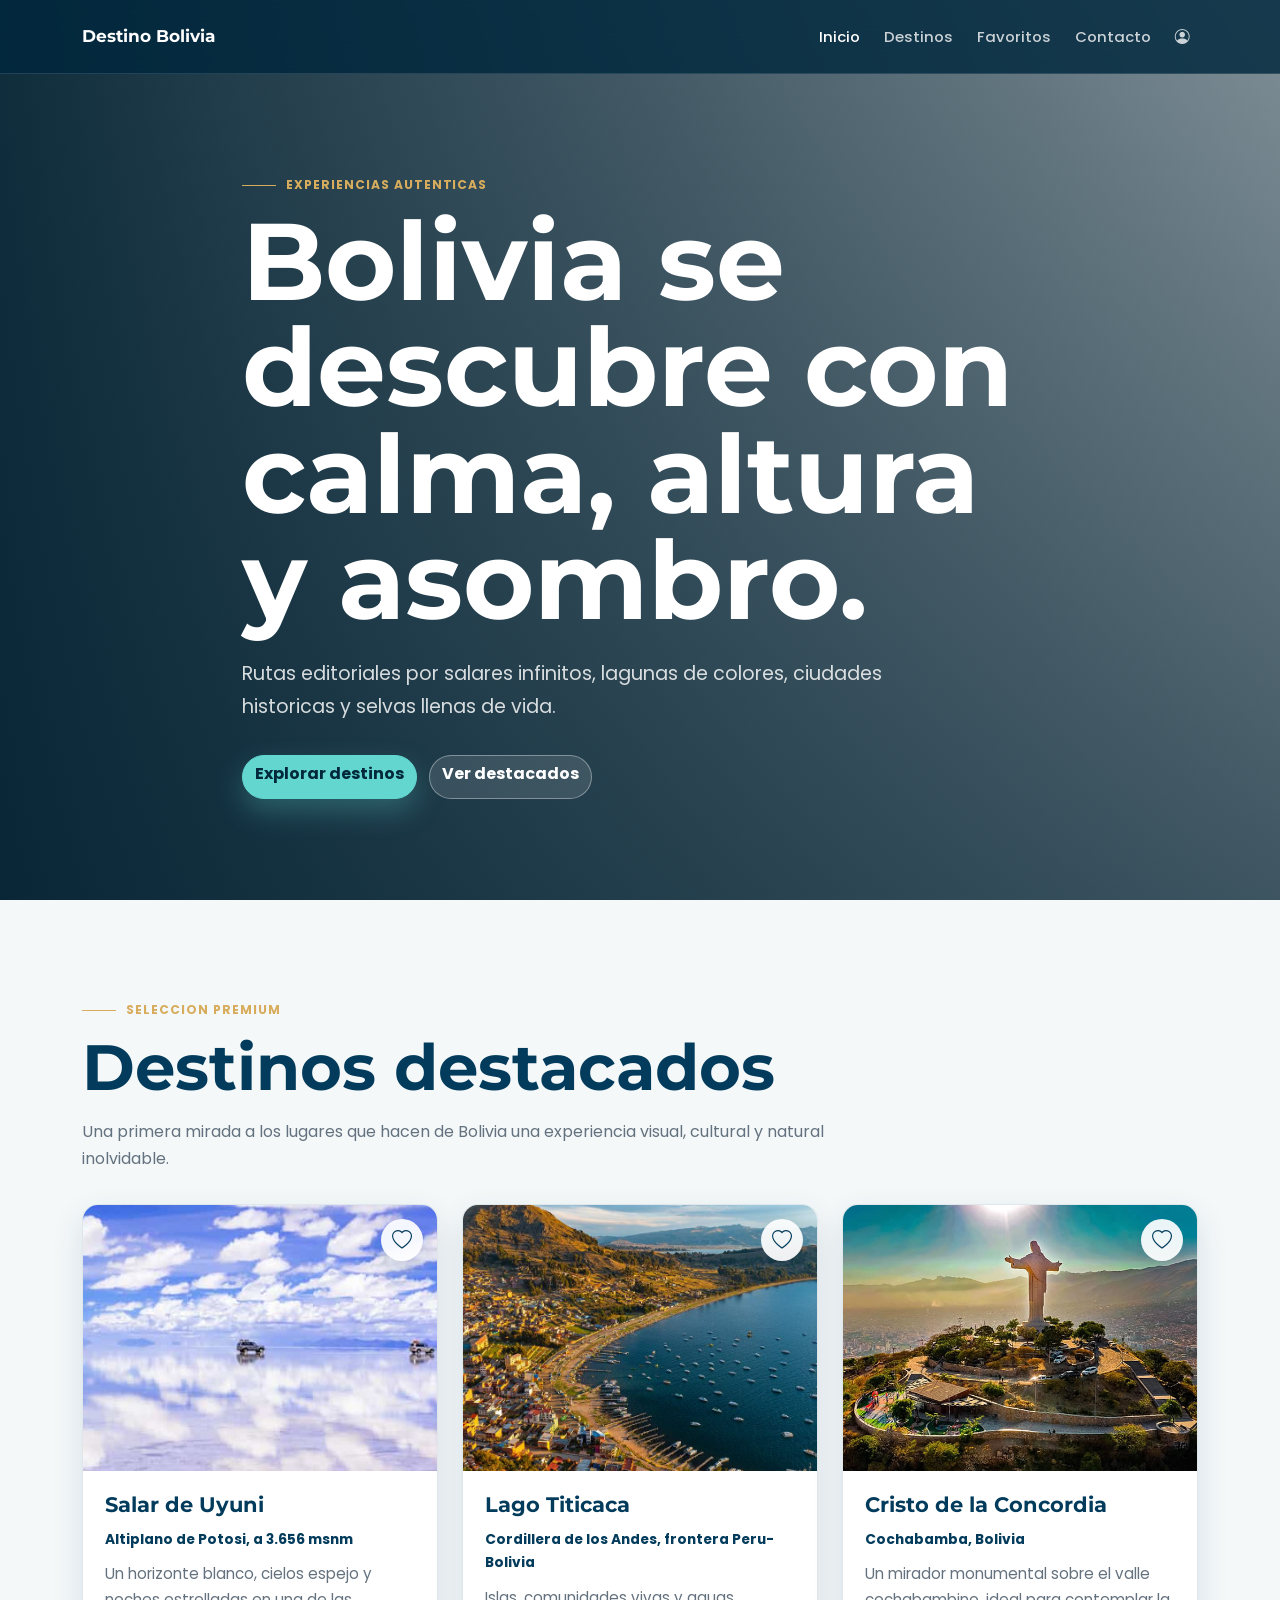
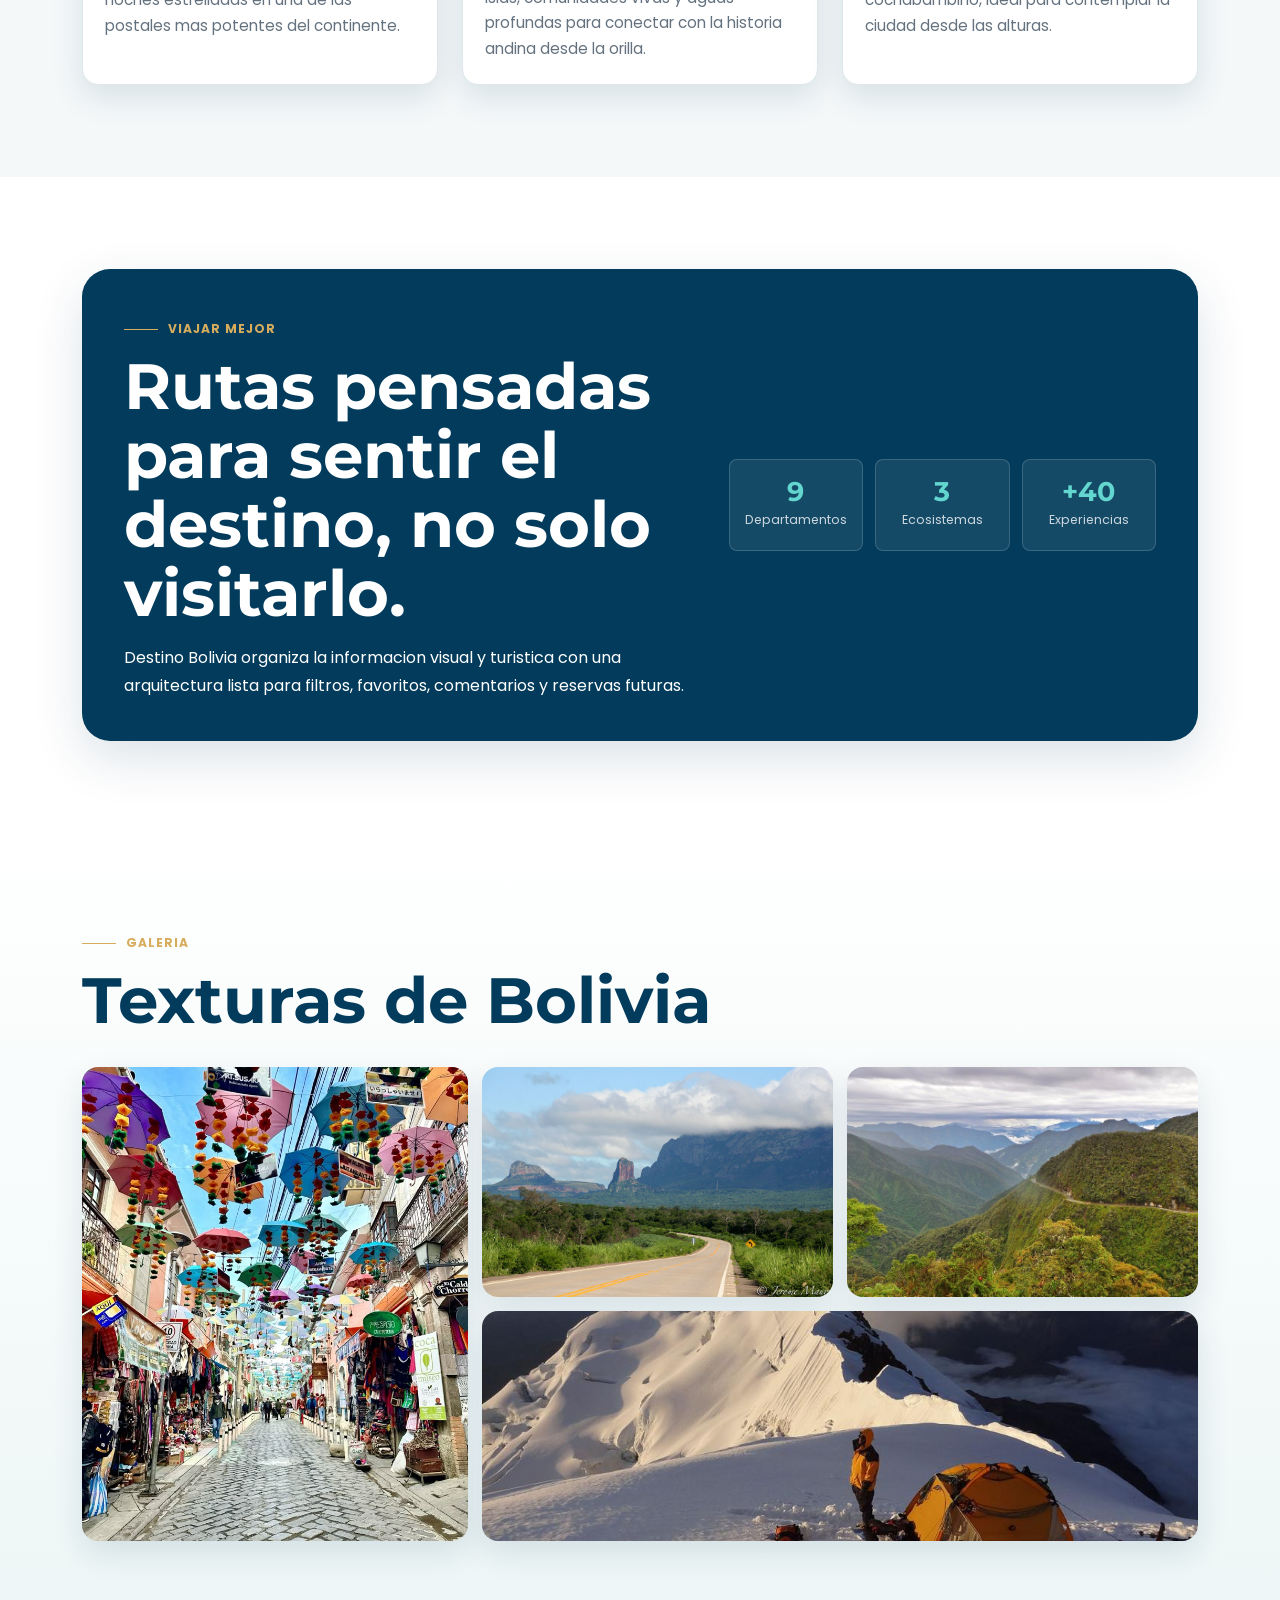
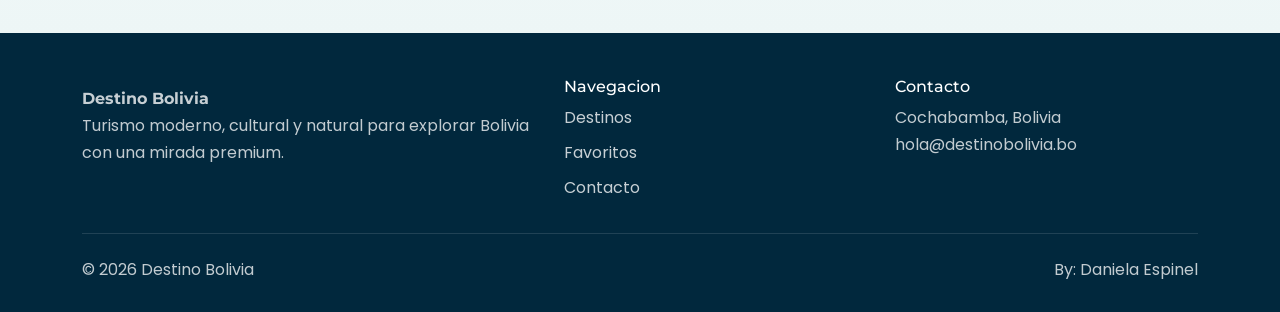
<file: index.html>
<!DOCTYPE html>
<html lang="es">
<head>
  <meta charset="UTF-8">
  <meta name="viewport" content="width=device-width, initial-scale=1.0">
  <meta name="description" content="Destino Bolivia: experiencias turisticas premium por los paisajes, cultura y aventura de Bolivia.">
  <title>Destino Bolivia | Turismo premium</title>
  <link rel="preconnect" href="https://fonts.googleapis.com">
  <link rel="preconnect" href="https://fonts.gstatic.com" crossorigin>
  <link href="https://fonts.googleapis.com/css2?family=Montserrat:wght@500;600;700&family=Poppins:wght@300;400;500;600;700&display=swap" rel="stylesheet">
  <link href="https://cdn.jsdelivr.net/npm/bootstrap@5.3.3/dist/css/bootstrap.min.css" rel="stylesheet">
  <link href="https://cdn.jsdelivr.net/npm/bootstrap-icons@1.11.3/font/bootstrap-icons.min.css" rel="stylesheet">
  <link rel="stylesheet" href="css/style.css">
  <link rel="stylesheet" href="css/animations.css">
  <link rel="stylesheet" href="css/responsive.css">
</head>
<body>
  <header class="site-header">
    <nav class="navbar navbar-expand-lg navbar-dark site-nav fixed-top" data-bs-theme="dark">
      <div class="container">
        <a class="navbar-brand site-nav__brand" href="index.html">Destino Bolivia</a>
        <button class="navbar-toggler site-nav__toggle" type="button" data-bs-toggle="collapse" data-bs-target="#mainNavbar" aria-controls="mainNavbar" aria-expanded="false" aria-label="Abrir navegacion">
          <span class="navbar-toggler-icon"></span>
        </button>
        <div class="collapse navbar-collapse site-nav__menu" id="mainNavbar">
          <ul class="navbar-nav ms-auto align-items-lg-center gap-lg-2">
            <li class="nav-item"><a class="nav-link" href="index.html">Inicio</a></li>
            <li class="nav-item"><a class="nav-link" href="destinos.html">Destinos</a></li>
            <li class="nav-item"><a class="nav-link" href="favoritos.html">Favoritos</a></li>
            <li class="nav-item"><a class="nav-link" href="contacto.html">Contacto</a></li>
            <li class="nav-item">
              <button class="nav-link nav-user-button js-login-trigger" type="button" data-bs-toggle="modal" data-bs-target="#loginModal" aria-label="Iniciar sesion">
                <i class="bi bi-person-circle" aria-hidden="true"></i>
              </button>
            </li>
          </ul>
        </div>
      </div>
    </nav>
  </header>

  <main>
    <section class="hero hero--home">
      <div class="hero__media" role="img" aria-label="Salar de Uyuni durante el atardecer"></div>
      <div class="hero__overlay"></div>
      <div class="container hero__content reveal-up">
        <span class="section-kicker">Experiencias autenticas</span>
        <h1 class="hero__title">Bolivia se descubre con calma, altura y asombro.</h1>
        <p class="hero__text">Rutas editoriales por salares infinitos, lagunas de colores, ciudades historicas y selvas llenas de vida.</p>
        <div class="hero__actions">
          <a href="destinos.html" class="btn btn-brand">Explorar destinos</a>
          <a href="#destacados" class="btn btn-glass">Ver destacados</a>
        </div>
      </div>
    </section>

    <section class="section section--soft" id="destacados">
      <div class="container">
        <div class="section__header">
          <span class="section-kicker">Seleccion premium</span>
          <h2 class="section__title">Destinos destacados</h2>
          <p class="section__lead">Una primera mirada a los lugares que hacen de Bolivia una experiencia visual, cultural y natural inolvidable.</p>
        </div>
        <div class="row g-4">
          <div class="col-12 col-md-6 col-xl-4">
            <article class="destination-card">
              <img class="destination-card__image" src="img/destinos/salar-de-uyuni.jpg" alt="Salar de Uyuni">
              <div class="destination-card__body">
                <div class="destination-card__header">
                  <h3 class="destination-card__title">Salar de Uyuni</h3>
                  <button class="btn-icon js-favorite" type="button" data-destination-id="salar-uyuni" data-destination-name="Salar de Uyuni" aria-label="Agregar Salar de Uyuni a favoritos" aria-pressed="false">
                    <i class="bi bi-heart" aria-hidden="true"></i>
                  </button>
                </div>
                <p class="destination-card__location">Altiplano de Potosi, a 3.656 msnm</p>
                <p class="destination-card__text">Un horizonte blanco, cielos espejo y noches estrelladas en una de las postales mas potentes del continente.</p>
              </div>
            </article>
          </div>
          <div class="col-12 col-md-6 col-xl-4">
            <article class="destination-card">
              <img class="destination-card__image" src="img/destinos/lago-titicaca.jpg" alt="Lago Titicaca">
              <div class="destination-card__body">
                <div class="destination-card__header">
                  <h3 class="destination-card__title">Lago Titicaca</h3>
                  <button class="btn-icon js-favorite" type="button" data-destination-id="lago-titicaca" data-destination-name="Lago Titicaca" aria-label="Agregar Lago Titicaca a favoritos" aria-pressed="false">
                    <i class="bi bi-heart" aria-hidden="true"></i>
                  </button>
                </div>
                <p class="destination-card__location">Cordillera de los Andes, frontera Peru-Bolivia</p>
                <p class="destination-card__text">Islas, comunidades vivas y aguas profundas para conectar con la historia andina desde la orilla.</p>
              </div>
            </article>
          </div>
          <div class="col-12 col-md-6 col-xl-4">
            <article class="destination-card">
              <img class="destination-card__image" src="img/destinos/cristo-de-la-concordia.jpg" alt="Cristo de la Concordia">
              <div class="destination-card__body">
                <div class="destination-card__header">
                  <h3 class="destination-card__title">Cristo de la Concordia</h3>
                  <button class="btn-icon js-favorite" type="button" data-destination-id="cristo-concordia" data-destination-name="Cristo de la Concordia" aria-label="Agregar Cristo de la Concordia a favoritos" aria-pressed="false">
                    <i class="bi bi-heart" aria-hidden="true"></i>
                  </button>
                </div>
                <p class="destination-card__location">Cochabamba, Bolivia</p>
                <p class="destination-card__text">Un mirador monumental sobre el valle cochabambino, ideal para contemplar la ciudad desde las alturas.</p>
              </div>
            </article>
          </div>
        </div>
      </div>
    </section>

    <section class="section">
      <div class="container">
        <div class="info-band">
          <div class="info-band__content">
            <span class="section-kicker">Viajar mejor</span>
            <h2 class="section__title">Rutas pensadas para sentir el destino, no solo visitarlo.</h2>
            <p class="section__lead">Destino Bolivia organiza la informacion visual y turistica con una arquitectura lista para filtros, favoritos, comentarios y reservas futuras.</p>
          </div>
          <div class="info-band__stats">
            <div class="stat-item">
              <strong>9</strong>
              <span>Departamentos</span>
            </div>
            <div class="stat-item">
              <strong>3</strong>
              <span>Ecosistemas</span>
            </div>
            <div class="stat-item">
              <strong>+40</strong>
              <span>Experiencias</span>
            </div>
          </div>
        </div>
      </div>
    </section>

    <section class="section section--gallery">
      <div class="container">
        <div class="section__header">
          <span class="section-kicker">Galeria</span>
          <h2 class="section__title">Texturas de Bolivia</h2>
        </div>
        <div class="gallery-grid">
          <img class="gallery-grid__item gallery-grid__item--tall" src="img/destinos/mercado-andino-colorido.jpg" alt="Mercado andino colorido">
          <img class="gallery-grid__item" src="img/destinos/paisaje-natural-turisitico.jpg" alt="Paisaje natural turistico">
          <img class="gallery-grid__item" src="img/destinos/montañas-y-ruta-escenica.jpg" alt="Montanas y ruta escenica">
          <img class="gallery-grid__item gallery-grid__item--wide" src="img/destinos/viaje-en-carretera-panoramica.jpg" alt="Viaje en carretera panoramica">
        </div>
      </div>
    </section>
  </main>

  <div class="modal fade" id="loginModal" tabindex="-1" aria-labelledby="loginModalLabel" aria-hidden="true">
    <div class="modal-dialog modal-dialog-centered">
      <div class="modal-content">
        <div class="modal-header">
          <h2 class="modal-title fs-5" id="loginModalLabel">Iniciar Sesión</h2>
          <button type="button" class="btn-close" data-bs-dismiss="modal" aria-label="Cerrar"></button>
        </div>
        <form class="modal-body">
          <div class="mb-3">
            <label class="form-label" for="loginUserIndex">Nombre de usuario</label>
            <input class="form-control" type="text" id="loginUserIndex" name="usuario" autocomplete="username" required>
          </div>
          <div>
            <label class="form-label" for="loginPasswordIndex">Contraseña</label>
            <input class="form-control" type="password" id="loginPasswordIndex" name="password" autocomplete="current-password" required>
          </div>
        </form>
        <div class="modal-footer">
          <button type="button" class="btn btn-outline-brand" data-bs-dismiss="modal">Cancelar</button>
          <button type="button" class="btn btn-brand" data-bs-dismiss="modal">Ingresar</button>
        </div>
      </div>
    </div>
  </div>

  <footer class="site-footer">
    <div class="container">
      <div class="site-footer__grid">
        <div>
          <a class="site-footer__brand" href="index.html">Destino Bolivia</a>
          <p>Turismo moderno, cultural y natural para explorar Bolivia con una mirada premium.</p>
        </div>
        <div>
          <h3>Navegacion</h3>
          <a href="destinos.html">Destinos</a>
          <a href="favoritos.html">Favoritos</a>
          <a href="contacto.html">Contacto</a>
        </div>
        <div>
          <h3>Contacto</h3>
          <p>Cochabamba, Bolivia<br>hola@destinobolivia.bo</p>
        </div>
      </div>
      <div class="site-footer__bottom">
        <span>&copy; 2026 Destino Bolivia</span>
        <span>By: Daniela Espinel</span>
      </div>
    </div>
  </footer>

  <script src="https://cdn.jsdelivr.net/npm/bootstrap@5.3.3/dist/js/bootstrap.bundle.min.js"></script>
  <script src="js/data.js"></script>
  <script src="js/app.js"></script>
  <script src="js/favoritos.js"></script>
</body>
</html>
</file>
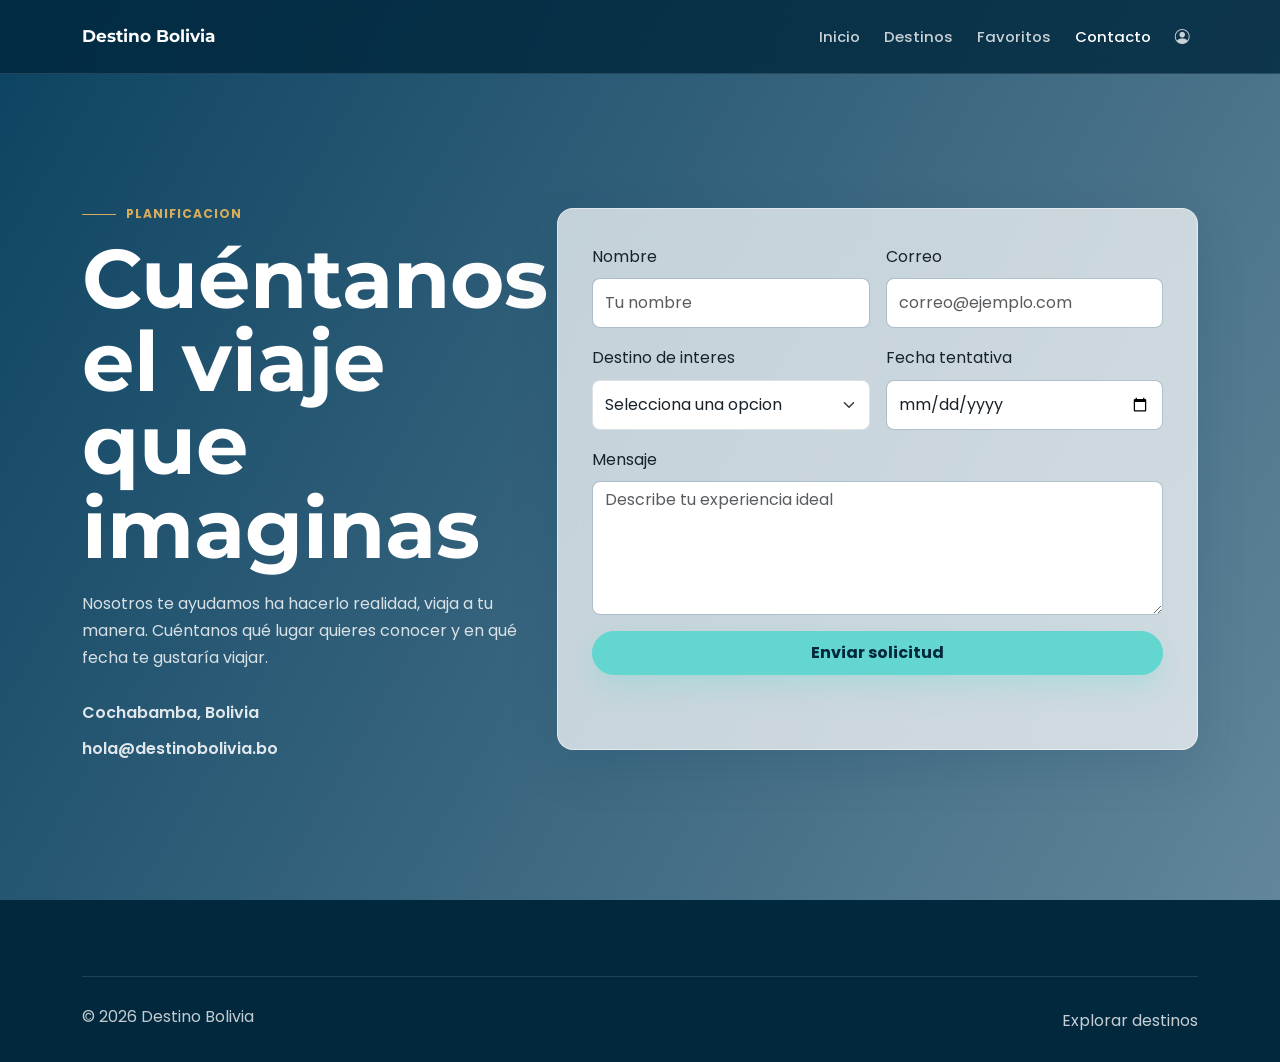
<file: contacto.html>
<!DOCTYPE html>
<html lang="es">
<head>
  <meta charset="UTF-8">
  <meta name="viewport" content="width=device-width, initial-scale=1.0">
  <meta name="description" content="Formulario de contacto de Destino Bolivia.">
  <title>Contacto | Destino Bolivia</title>
  <link rel="preconnect" href="https://fonts.googleapis.com">
  <link rel="preconnect" href="https://fonts.gstatic.com" crossorigin>
  <link href="https://fonts.googleapis.com/css2?family=Montserrat:wght@500;600;700&family=Poppins:wght@300;400;500;600;700&display=swap" rel="stylesheet">
  <link href="https://cdn.jsdelivr.net/npm/bootstrap@5.3.3/dist/css/bootstrap.min.css" rel="stylesheet">
  <link href="https://cdn.jsdelivr.net/npm/bootstrap-icons@1.11.3/font/bootstrap-icons.min.css" rel="stylesheet">
  <link rel="stylesheet" href="css/style.css">
  <link rel="stylesheet" href="css/animations.css">
  <link rel="stylesheet" href="css/responsive.css">
</head>
<body>
  <header class="site-header">
    <nav class="navbar navbar-expand-lg navbar-dark site-nav fixed-top" data-bs-theme="dark">
      <div class="container">
        <a class="navbar-brand site-nav__brand" href="index.html">Destino Bolivia</a>
        <button class="navbar-toggler site-nav__toggle" type="button" data-bs-toggle="collapse" data-bs-target="#mainNavbar" aria-controls="mainNavbar" aria-expanded="false" aria-label="Abrir navegacion">
          <span class="navbar-toggler-icon"></span>
        </button>
        <div class="collapse navbar-collapse site-nav__menu" id="mainNavbar">
          <ul class="navbar-nav ms-auto align-items-lg-center gap-lg-2">
            <li class="nav-item"><a class="nav-link" href="index.html">Inicio</a></li>
            <li class="nav-item"><a class="nav-link" href="destinos.html">Destinos</a></li>
            <li class="nav-item"><a class="nav-link" href="favoritos.html">Favoritos</a></li>
            <li class="nav-item"><a class="nav-link" href="contacto.html">Contacto</a></li>
            <li class="nav-item">
              <button class="nav-link nav-user-button js-login-trigger" type="button" data-bs-toggle="modal" data-bs-target="#loginModal" aria-label="Iniciar sesion">
                <i class="bi bi-person-circle" aria-hidden="true"></i>
              </button>
            </li>
          </ul>
        </div>
      </div>
    </nav>
  </header>

  <main>
    <section class="contact-page">
      <div class="container">
        <div class="row g-4 align-items-center">
          <div class="col-12 col-lg-5">
            <div class="contact-page__intro">
              <span class="section-kicker">Planificacion</span>
              <h1>Cuéntanos el viaje que imaginas</h1>
              <p>Nosotros te ayudamos ha hacerlo realidad, viaja a tu manera. Cuéntanos qué lugar quieres conocer y en qué fecha te gustaría viajar.</p>
              <div class="contact-page__meta">
                <span>Cochabamba, Bolivia</span>
                <span>hola@destinobolivia.bo</span>
              </div>
            </div>
          </div>
          <div class="col-12 col-lg-7">
            <form class="contact-form glass-panel" id="contactForm" novalidate>
              <div class="row g-3">
                <div class="col-12 col-md-6">
                  <label class="form-label" for="nombre">Nombre</label>
                  <input class="form-control" type="text" id="nombre" name="nombre" placeholder="Tu nombre" required>
                </div>
                <div class="col-12 col-md-6">
                  <label class="form-label" for="email">Correo</label>
                  <input class="form-control" type="email" id="email" name="email" placeholder="correo@ejemplo.com" required>
                </div>
                <div class="col-12 col-md-6">
                  <label class="form-label" for="destino">Destino de interes</label>
                  <select class="form-select" id="destino" name="destino" required>
                    <option value="">Selecciona una opcion</option>
                    <option>Salar de Uyuni</option>
                    <option>Cristo de la Concordia</option>
                    <option>Parque Nacional Madidi</option>
                    <option>Lago Titicaca</option>
                    <option>Toro Toro</option>
                    <option>Fuerte de Samaipata</option>
                  </select>
                </div>
                <div class="col-12 col-md-6">
                  <label class="form-label" for="fecha">Fecha tentativa</label>
                  <input class="form-control" type="date" id="fecha" name="fecha">
                </div>
                <div class="col-12">
                  <label class="form-label" for="mensaje">Mensaje</label>
                  <textarea class="form-control" id="mensaje" name="mensaje" rows="5" placeholder="Describe tu experiencia ideal"></textarea>
                </div>
                <div class="col-12">
                  <button class="btn btn-brand w-100" type="submit">Enviar solicitud</button>
                </div>
              </div>
              <p class="contact-form__status" id="formStatus" aria-live="polite"></p>
            </form>
          </div>
        </div>
      </div>
    </section>
  </main>

  <div class="modal fade" id="loginModal" tabindex="-1" aria-labelledby="loginModalLabel" aria-hidden="true">
    <div class="modal-dialog modal-dialog-centered">
      <div class="modal-content">
        <div class="modal-header">
          <h2 class="modal-title fs-5" id="loginModalLabel">Iniciar Sesión</h2>
          <button type="button" class="btn-close" data-bs-dismiss="modal" aria-label="Cerrar"></button>
        </div>
        <form class="modal-body">
          <div class="mb-3">
            <label class="form-label" for="loginUserContacto">Nombre de usuario</label>
            <input class="form-control" type="text" id="loginUserContacto" name="usuario" autocomplete="username" required>
          </div>
          <div>
            <label class="form-label" for="loginPasswordContacto">Contraseña</label>
            <input class="form-control" type="password" id="loginPasswordContacto" name="password" autocomplete="current-password" required>
          </div>
        </form>
        <div class="modal-footer">
          <button type="button" class="btn btn-outline-brand" data-bs-dismiss="modal">Cancelar</button>
          <button type="button" class="btn btn-brand" data-bs-dismiss="modal">Ingresar</button>
        </div>
      </div>
    </div>
  </div>

  <footer class="site-footer">
    <div class="container">
      <div class="site-footer__bottom">
        <span>&copy; 2026 Destino Bolivia</span>
        <a href="destinos.html">Explorar destinos</a>
      </div>
    </div>
  </footer>

  <script src="https://cdn.jsdelivr.net/npm/bootstrap@5.3.3/dist/js/bootstrap.bundle.min.js"></script>
  <script src="js/app.js"></script>
  <script src="js/formulario.js"></script>
</body>
</html>
</file>
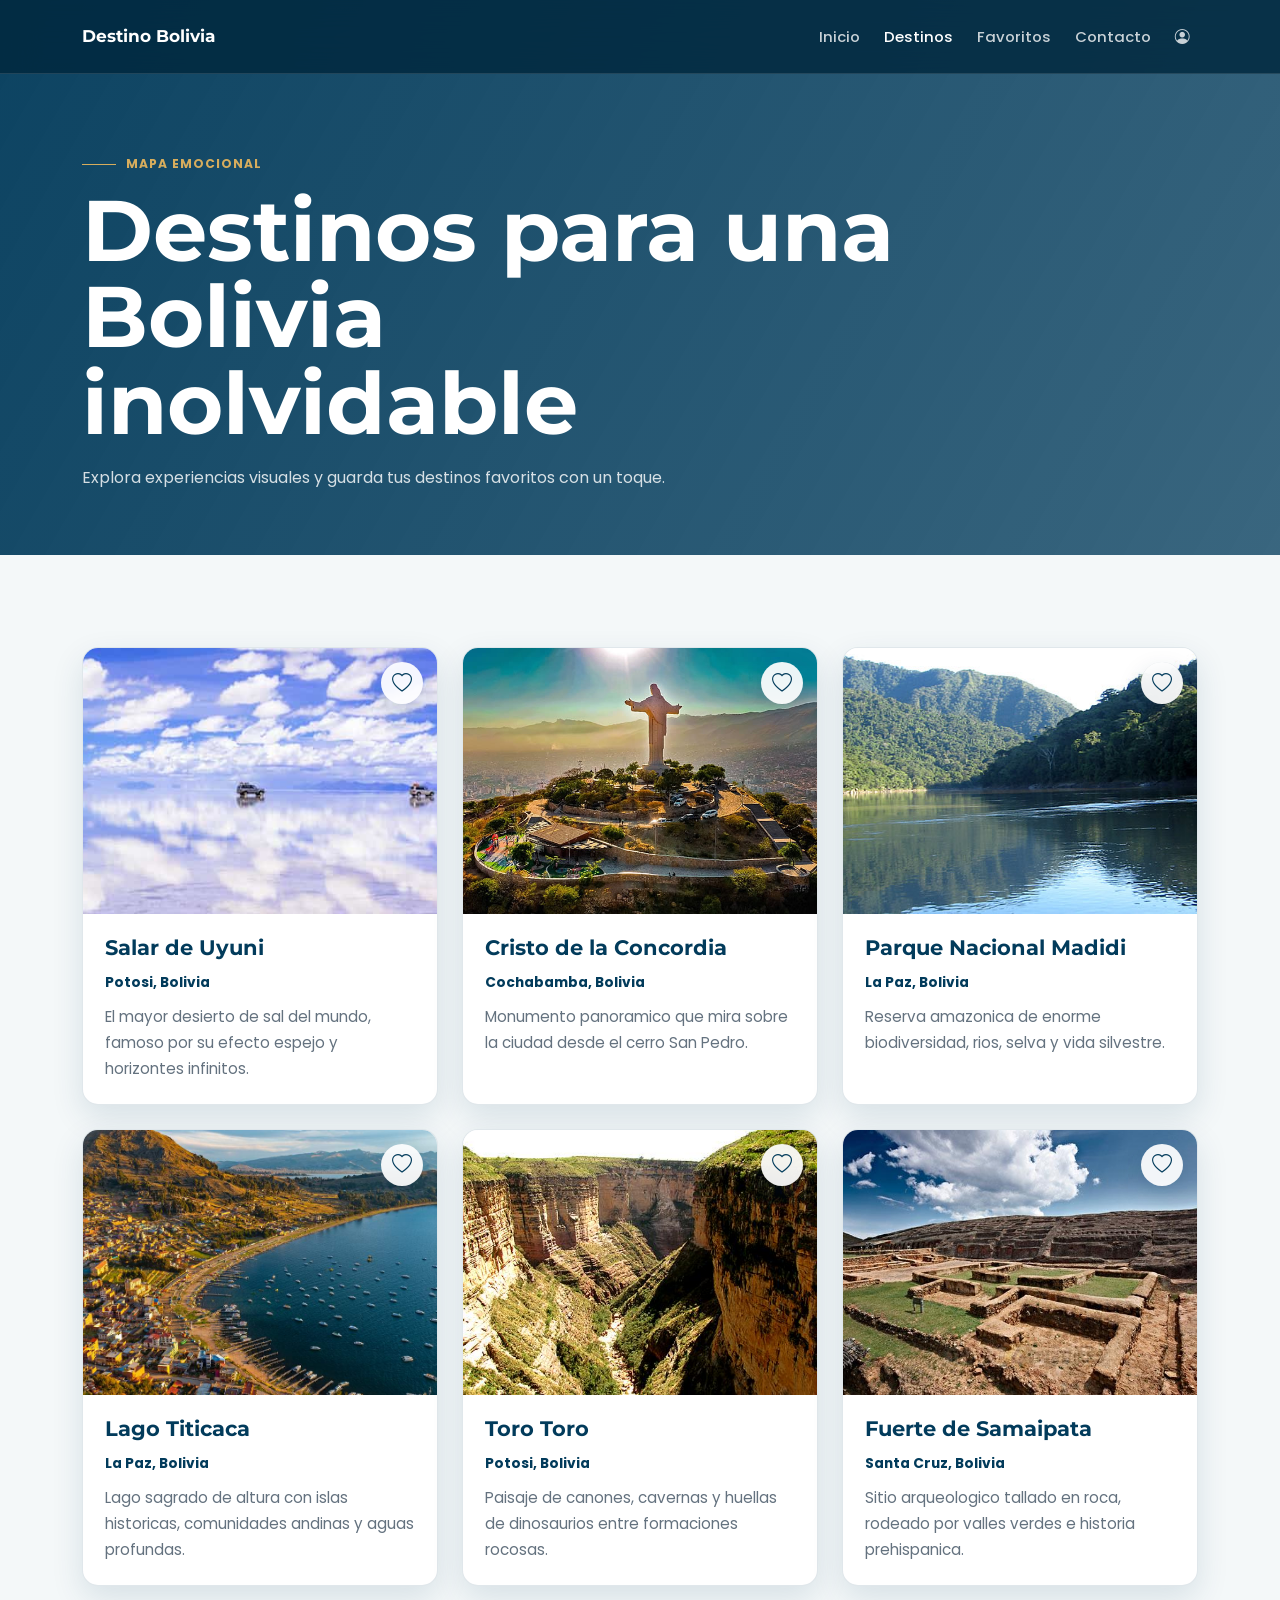
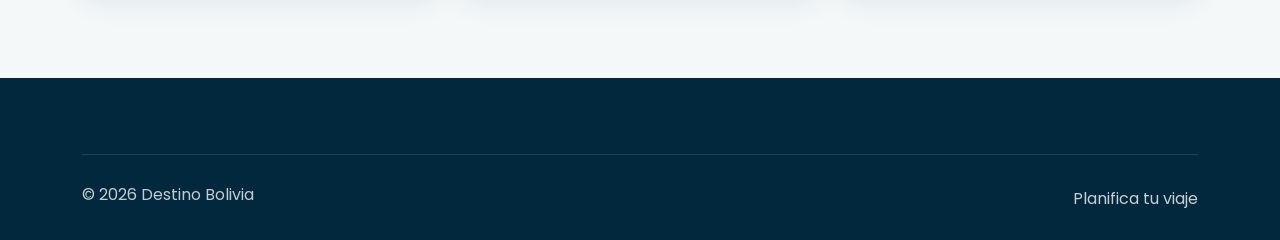
<file: destinos.html>
<!DOCTYPE html>
<html lang="es">
<head>
  <meta charset="UTF-8">
  <meta name="viewport" content="width=device-width, initial-scale=1.0">
  <meta name="description" content="Grid responsive de destinos turisticos en Bolivia.">
  <title>Destinos | Destino Bolivia</title>
  <link rel="preconnect" href="https://fonts.googleapis.com">
  <link rel="preconnect" href="https://fonts.gstatic.com" crossorigin>
  <link href="https://fonts.googleapis.com/css2?family=Montserrat:wght@500;600;700&family=Poppins:wght@300;400;500;600;700&display=swap" rel="stylesheet">
  <link href="https://cdn.jsdelivr.net/npm/bootstrap@5.3.3/dist/css/bootstrap.min.css" rel="stylesheet">
  <link href="https://cdn.jsdelivr.net/npm/bootstrap-icons@1.11.3/font/bootstrap-icons.min.css" rel="stylesheet">
  <link rel="stylesheet" href="css/style.css">
  <link rel="stylesheet" href="css/animations.css">
  <link rel="stylesheet" href="css/responsive.css">
</head>
<body>
  <header class="site-header">
    <nav class="navbar navbar-expand-lg navbar-dark site-nav fixed-top" data-bs-theme="dark">
      <div class="container">
        <a class="navbar-brand site-nav__brand" href="index.html">Destino Bolivia</a>
        <button class="navbar-toggler site-nav__toggle" type="button" data-bs-toggle="collapse" data-bs-target="#mainNavbar" aria-controls="mainNavbar" aria-expanded="false" aria-label="Abrir navegacion">
          <span class="navbar-toggler-icon"></span>
        </button>
        <div class="collapse navbar-collapse site-nav__menu" id="mainNavbar">
          <ul class="navbar-nav ms-auto align-items-lg-center gap-lg-2">
            <li class="nav-item"><a class="nav-link" href="index.html">Inicio</a></li>
            <li class="nav-item"><a class="nav-link" href="destinos.html">Destinos</a></li>
            <li class="nav-item"><a class="nav-link" href="favoritos.html">Favoritos</a></li>
            <li class="nav-item"><a class="nav-link" href="contacto.html">Contacto</a></li>
            <li class="nav-item">
              <button class="nav-link nav-user-button js-login-trigger" type="button" data-bs-toggle="modal" data-bs-target="#loginModal" aria-label="Iniciar sesion">
                <i class="bi bi-person-circle" aria-hidden="true"></i>
              </button>
            </li>
          </ul>
        </div>
      </div>
    </nav>
  </header>

  <main>
    <section class="page-hero page-hero--destinations">
      <div class="container">
        <span class="section-kicker">Mapa emocional</span>
        <h1 class="page-hero__title">Destinos para una Bolivia inolvidable</h1>
        <p class="page-hero__text">Explora experiencias visuales y guarda tus destinos favoritos con un toque.</p>
      </div>
    </section>

    <section class="section section--soft">
      <div class="container">
        <div class="row g-4">
          <div class="col-12 col-sm-6 col-xl-4">
            <article class="destination-card" data-destination-id="salar-uyuni">
              <button class="btn-icon js-favorite" type="button" data-destination-id="salar-uyuni" data-destination-name="Salar de Uyuni" aria-label="Agregar Salar de Uyuni a favoritos" aria-pressed="false">
                <i class="bi bi-heart" aria-hidden="true"></i>
              </button>
              <img class="destination-card__image" src="img/destinos/salar-de-uyuni.jpg" alt="Salar de Uyuni">
              <div class="destination-card__body">
                <h2 class="destination-card__title">Salar de Uyuni</h2>
                <p class="destination-card__location">Potosi, Bolivia</p>
                <p class="destination-card__text">El mayor desierto de sal del mundo, famoso por su efecto espejo y horizontes infinitos.</p>
              </div>
            </article>
          </div>

          <div class="col-12 col-sm-6 col-xl-4">
            <article class="destination-card" data-destination-id="cristo-concordia">
              <button class="btn-icon js-favorite" type="button" data-destination-id="cristo-concordia" data-destination-name="Cristo de la Concordia" aria-label="Agregar Cristo de la Concordia a favoritos" aria-pressed="false">
                <i class="bi bi-heart" aria-hidden="true"></i>
              </button>
              <img class="destination-card__image" src="img/destinos/cristo-de-la-concordia.jpg" alt="Cristo de la Concordia">
              <div class="destination-card__body">
                <h2 class="destination-card__title">Cristo de la Concordia</h2>
                <p class="destination-card__location">Cochabamba, Bolivia</p>
                <p class="destination-card__text">Monumento panoramico que mira sobre la ciudad desde el cerro San Pedro.</p>
              </div>
            </article>
          </div>

          <div class="col-12 col-sm-6 col-xl-4">
            <article class="destination-card" data-destination-id="parque-madidi">
              <button class="btn-icon js-favorite" type="button" data-destination-id="parque-madidi" data-destination-name="Parque Nacional Madidi" aria-label="Agregar Parque Nacional Madidi a favoritos" aria-pressed="false">
                <i class="bi bi-heart" aria-hidden="true"></i>
              </button>
              <img class="destination-card__image" src="img/destinos/parque-nacional-madidi.jpg" alt="Parque Nacional Madidi">
              <div class="destination-card__body">
                <h2 class="destination-card__title">Parque Nacional Madidi</h2>
                <p class="destination-card__location">La Paz, Bolivia</p>
                <p class="destination-card__text">Reserva amazonica de enorme biodiversidad, rios, selva y vida silvestre.</p>
              </div>
            </article>
          </div>

          <div class="col-12 col-sm-6 col-xl-4">
            <article class="destination-card" data-destination-id="lago-titicaca">
              <button class="btn-icon js-favorite" type="button" data-destination-id="lago-titicaca" data-destination-name="Lago Titicaca" aria-label="Agregar Lago Titicaca a favoritos" aria-pressed="false">
                <i class="bi bi-heart" aria-hidden="true"></i>
              </button>
              <img class="destination-card__image" src="img/destinos/lago-titicaca.jpg" alt="Lago Titicaca">
              <div class="destination-card__body">
                <h2 class="destination-card__title">Lago Titicaca</h2>
                <p class="destination-card__location">La Paz, Bolivia</p>
                <p class="destination-card__text">Lago sagrado de altura con islas historicas, comunidades andinas y aguas profundas.</p>
              </div>
            </article>
          </div>

          <div class="col-12 col-sm-6 col-xl-4">
            <article class="destination-card" data-destination-id="toro-toro">
              <button class="btn-icon js-favorite" type="button" data-destination-id="toro-toro" data-destination-name="Toro Toro" aria-label="Agregar Toro Toro a favoritos" aria-pressed="false">
                <i class="bi bi-heart" aria-hidden="true"></i>
              </button>
              <img class="destination-card__image" src="img/destinos/toro-toro.jpg" alt="Toro Toro">
              <div class="destination-card__body">
                <h2 class="destination-card__title">Toro Toro</h2>
                <p class="destination-card__location">Potosi, Bolivia</p>
                <p class="destination-card__text">Paisaje de canones, cavernas y huellas de dinosaurios entre formaciones rocosas.</p>
              </div>
            </article>
          </div>

          <div class="col-12 col-sm-6 col-xl-4">
            <article class="destination-card" data-destination-id="fuerte-samaipata">
              <button class="btn-icon js-favorite" type="button" data-destination-id="fuerte-samaipata" data-destination-name="Fuerte de Samaipata" aria-label="Agregar Fuerte de Samaipata a favoritos" aria-pressed="false">
                <i class="bi bi-heart" aria-hidden="true"></i>
              </button>
              <img class="destination-card__image" src="img/destinos/fuerte-de-samaipata.jpg" alt="Fuerte de Samaipata">
              <div class="destination-card__body">
                <h2 class="destination-card__title">Fuerte de Samaipata</h2>
                <p class="destination-card__location">Santa Cruz, Bolivia</p>
                <p class="destination-card__text">Sitio arqueologico tallado en roca, rodeado por valles verdes e historia prehispanica.</p>
              </div>
            </article>
          </div>
        </div>
      </div>
    </section>

  </main>

  <div class="modal fade" id="loginModal" tabindex="-1" aria-labelledby="loginModalLabel" aria-hidden="true">
    <div class="modal-dialog modal-dialog-centered">
      <div class="modal-content">
        <div class="modal-header">
          <h2 class="modal-title fs-5" id="loginModalLabel">Iniciar Sesión</h2>
          <button type="button" class="btn-close" data-bs-dismiss="modal" aria-label="Cerrar"></button>
        </div>
        <form class="modal-body">
          <div class="mb-3">
            <label class="form-label" for="loginUserDestinos">Nombre de usuario</label>
            <input class="form-control" type="text" id="loginUserDestinos" name="usuario" autocomplete="username" required>
          </div>
          <div>
            <label class="form-label" for="loginPasswordDestinos">Contraseña</label>
            <input class="form-control" type="password" id="loginPasswordDestinos" name="password" autocomplete="current-password" required>
          </div>
        </form>
        <div class="modal-footer">
          <button type="button" class="btn btn-outline-brand" data-bs-dismiss="modal">Cancelar</button>
          <button type="button" class="btn btn-brand" data-bs-dismiss="modal">Ingresar</button>
        </div>
      </div>
    </div>
  </div>

  <footer class="site-footer">
    <div class="container">
      <div class="site-footer__bottom">
        <span>&copy; 2026 Destino Bolivia</span>
        <a href="contacto.html">Planifica tu viaje</a>
      </div>
    </div>
  </footer>

  <script src="https://cdn.jsdelivr.net/npm/bootstrap@5.3.3/dist/js/bootstrap.bundle.min.js"></script>
  <script src="js/data.js"></script>
  <script src="js/app.js"></script>
  <script src="js/favoritos.js"></script>
</body>
</html>
</file>
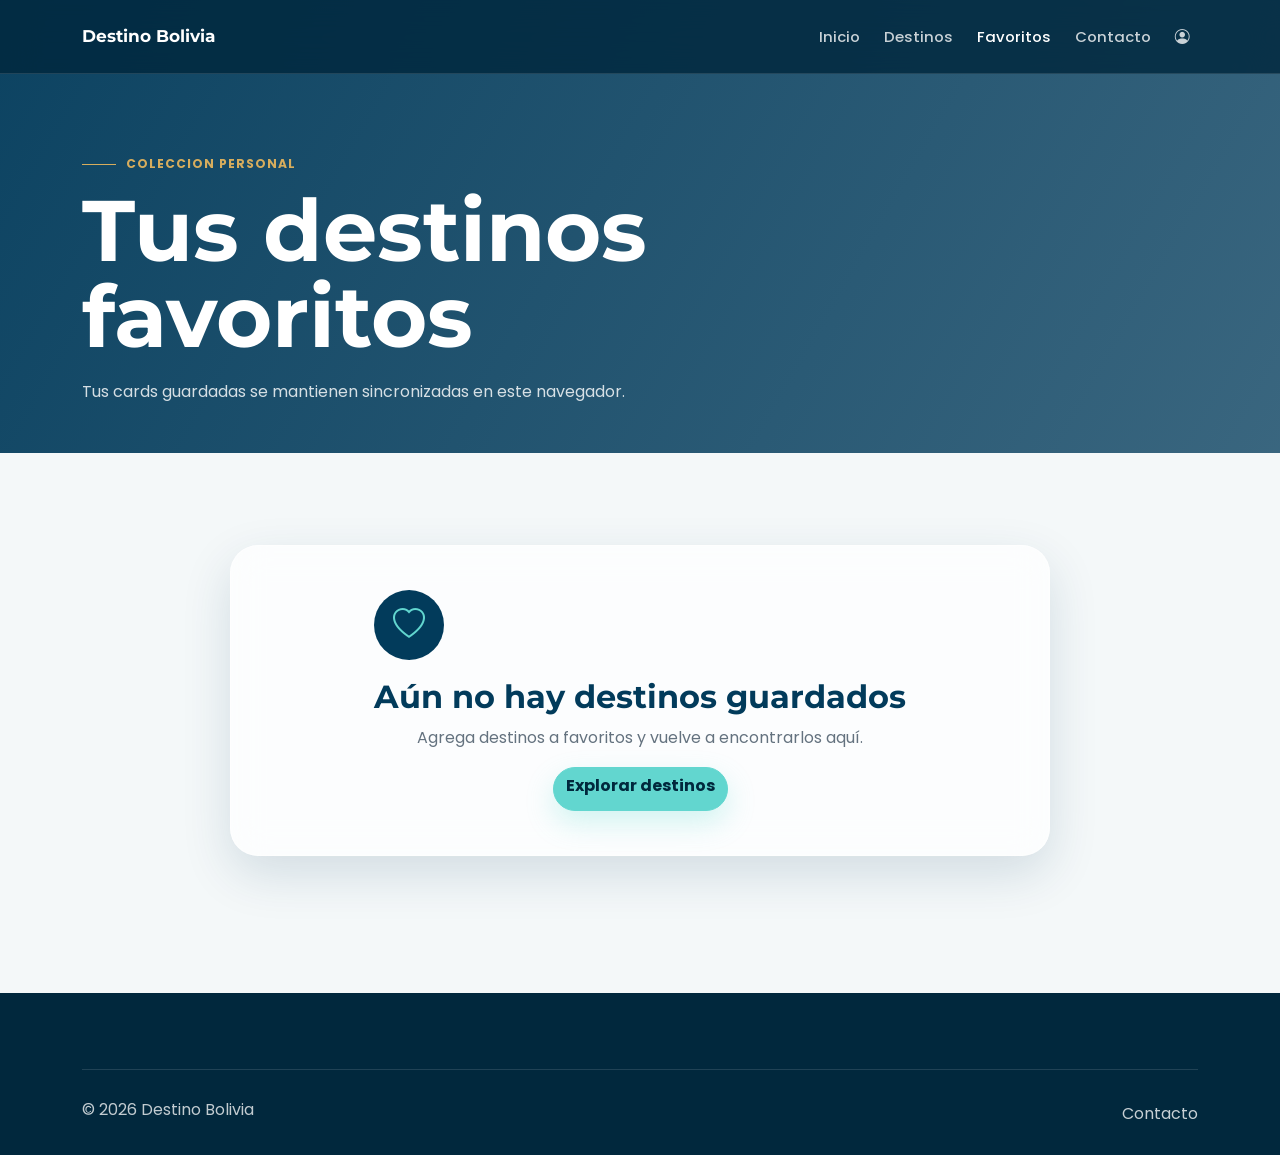
<file: favoritos.html>
<!DOCTYPE html>
<html lang="es">
<head>
  <meta charset="UTF-8">
  <meta name="viewport" content="width=device-width, initial-scale=1.0">
  <meta name="description" content="Destinos favoritos guardados en Destino Bolivia.">
  <title>Favoritos | Destino Bolivia</title>
  <link rel="preconnect" href="https://fonts.googleapis.com">
  <link rel="preconnect" href="https://fonts.gstatic.com" crossorigin>
  <link href="https://fonts.googleapis.com/css2?family=Montserrat:wght@500;600;700&family=Poppins:wght@300;400;500;600;700&display=swap" rel="stylesheet">
  <link href="https://cdn.jsdelivr.net/npm/bootstrap@5.3.3/dist/css/bootstrap.min.css" rel="stylesheet">
  <link href="https://cdn.jsdelivr.net/npm/bootstrap-icons@1.11.3/font/bootstrap-icons.min.css" rel="stylesheet">
  <link rel="stylesheet" href="css/style.css">
  <link rel="stylesheet" href="css/animations.css">
  <link rel="stylesheet" href="css/responsive.css">
</head>
<body>
  <header class="site-header">
    <nav class="navbar navbar-expand-lg navbar-dark site-nav fixed-top" data-bs-theme="dark">
      <div class="container">
        <a class="navbar-brand site-nav__brand" href="index.html">Destino Bolivia</a>
        <button class="navbar-toggler site-nav__toggle" type="button" data-bs-toggle="collapse" data-bs-target="#mainNavbar" aria-controls="mainNavbar" aria-expanded="false" aria-label="Abrir navegacion">
          <span class="navbar-toggler-icon"></span>
        </button>
        <div class="collapse navbar-collapse site-nav__menu" id="mainNavbar">
          <ul class="navbar-nav ms-auto align-items-lg-center gap-lg-2">
            <li class="nav-item"><a class="nav-link" href="index.html">Inicio</a></li>
            <li class="nav-item"><a class="nav-link" href="destinos.html">Destinos</a></li>
            <li class="nav-item"><a class="nav-link" href="favoritos.html">Favoritos</a></li>
            <li class="nav-item"><a class="nav-link" href="contacto.html">Contacto</a></li>
            <li class="nav-item">
              <button class="nav-link nav-user-button js-login-trigger" type="button" data-bs-toggle="modal" data-bs-target="#loginModal" aria-label="Iniciar sesion">
                <i class="bi bi-person-circle" aria-hidden="true"></i>
              </button>
            </li>
          </ul>
        </div>
      </div>
    </nav>
  </header>

  <main>
    <section class="page-hero page-hero--compact">
      <div class="container">
        <span class="section-kicker">Coleccion personal</span>
        <h1 class="page-hero__title">Tus destinos favoritos</h1>
        <p class="page-hero__text">Tus cards guardadas se mantienen sincronizadas en este navegador.</p>
      </div>
    </section>

    <section class="section section--soft min-vh-60">
      <div class="container">
        <div class="favorites-shell glass-panel" id="favoritesContainer">
          <div class="favorites-shell__icon" aria-hidden="true"><i class="bi bi-heart"></i></div>
          <h2>Aun no hay destinos guardados</h2>
          <p>Agrega destinos a favoritos y vuelve a encontrarlos aqui.</p>
          <a class="btn btn-brand" href="destinos.html">Explorar destinos</a>
        </div>
      </div>
    </section>
  </main>

  <div class="modal fade" id="loginModal" tabindex="-1" aria-labelledby="loginModalLabel" aria-hidden="true">
    <div class="modal-dialog modal-dialog-centered">
      <div class="modal-content">
        <div class="modal-header">
          <h2 class="modal-title fs-5" id="loginModalLabel">Iniciar Sesión</h2>
          <button type="button" class="btn-close" data-bs-dismiss="modal" aria-label="Cerrar"></button>
        </div>
        <form class="modal-body">
          <div class="mb-3">
            <label class="form-label" for="loginUserFavoritos">Nombre de usuario</label>
            <input class="form-control" type="text" id="loginUserFavoritos" name="usuario" autocomplete="username" required>
          </div>
          <div>
            <label class="form-label" for="loginPasswordFavoritos">Contraseña</label>
            <input class="form-control" type="password" id="loginPasswordFavoritos" name="password" autocomplete="current-password" required>
          </div>
        </form>
        <div class="modal-footer">
          <button type="button" class="btn btn-outline-brand" data-bs-dismiss="modal">Cancelar</button>
          <button type="button" class="btn btn-brand" data-bs-dismiss="modal">Ingresar</button>
        </div>
      </div>
    </div>
  </div>

  <footer class="site-footer">
    <div class="container">
      <div class="site-footer__bottom">
        <span>&copy; 2026 Destino Bolivia</span>
        <a href="contacto.html">Contacto</a>
      </div>
    </div>
  </footer>

  <script src="https://cdn.jsdelivr.net/npm/bootstrap@5.3.3/dist/js/bootstrap.bundle.min.js"></script>
  <script src="js/data.js"></script>
  <script src="js/app.js"></script>
  <script src="js/favoritos.js"></script>
</body>
</html>
</file>
<file: css/style.css>
:root {
  --color-primary: #023b5b;
  --color-primary-dark: #01283d;
  --color-turquoise: #62d6cf;
  --color-gold: #d7ad5d;
  --color-white: #ffffff;
  --color-ink: #18222b;
  --color-muted: #64727f;
  --color-soft: #f4f8f9;
  --color-border: rgba(2, 59, 91, 0.12);
  --font-body: "Poppins", sans-serif;
  --font-heading: "Montserrat", sans-serif;
  --shadow-soft: 0 18px 50px rgba(2, 59, 91, 0.14);
  --shadow-card: 0 12px 32px rgba(2, 59, 91, 0.12);
  --radius-sm: 8px;
  --radius-md: 16px;
  --radius-lg: 28px;
  --nav-height: 74px;
}

* {
  box-sizing: border-box;
}

html {
  scroll-behavior: smooth;
}

body {
  margin: 0;
  overflow-x: hidden;
  background: var(--color-white);
  color: var(--color-ink);
  font-family: var(--font-body);
  line-height: 1.7;
}

img {
  display: block;
  max-width: 100%;
}

a {
  color: inherit;
  text-decoration: none;
}

::selection {
  background: var(--color-turquoise);
  color: var(--color-primary-dark);
}

.section {
  padding: 72px 0;
}

.section--soft {
  background: var(--color-soft);
}

.section--gallery {
  background: linear-gradient(180deg, var(--color-white), #edf6f6);
}

.section__header {
  max-width: 760px;
  margin-bottom: 32px;
}

.section__title {
  margin: 0;
  color: var(--color-primary);
  font-family: var(--font-heading);
  font-size: clamp(2rem, 7vw, 4rem);
  font-weight: 700;
  line-height: 1.08;
}

.section__lead {
  margin: 16px 0 0;
  color: var(--color-muted);
  font-size: 1rem;
}

.section-kicker {
  display: inline-flex;
  align-items: center;
  gap: 10px;
  margin-bottom: 12px;
  color: var(--color-gold);
  font-size: 0.76rem;
  font-weight: 700;
  letter-spacing: 0.08em;
  text-transform: uppercase;
}

.section-kicker::before {
  width: 34px;
  height: 1px;
  background: currentColor;
  content: "";
}

.min-vh-60 {
  min-height: 60vh;
}

/* Navigation */
.site-nav {
  min-height: var(--nav-height);
  background: rgba(1, 40, 61, 0.82);
  border-bottom: 1px solid rgba(255, 255, 255, 0.12);
  backdrop-filter: blur(18px);
}

.site-nav__brand,
.site-footer__brand {
  color: var(--color-white);
  font-family: var(--font-heading);
  font-weight: 700;
}

.site-nav__brand {
  font-size: 1.05rem;
}

.site-nav .nav-link {
  color: rgba(255, 255, 255, 0.78);
  font-size: 0.93rem;
  font-weight: 500;
}

.site-nav .nav-link:hover,
.site-nav .nav-link.active {
  color: var(--color-white);
}

.site-nav--scrolled {
  background: rgba(1, 40, 61, 0.94);
  box-shadow: 0 10px 34px rgba(1, 40, 61, 0.22);
}

.site-nav__toggle {
  border-color: rgba(255, 255, 255, 0.28);
}

/* Buttons */
.btn {
  min-height: 44px;
  border-radius: 999px;
  font-weight: 700;
}

.btn-brand {
  border: 1px solid var(--color-turquoise);
  background: var(--color-turquoise);
  color: var(--color-primary-dark);
  box-shadow: 0 12px 28px rgba(98, 214, 207, 0.28);
}

.btn-brand:hover {
  border-color: var(--color-gold);
  background: var(--color-gold);
  color: var(--color-primary-dark);
}

.btn-glass {
  border: 1px solid rgba(255, 255, 255, 0.36);
  background: rgba(255, 255, 255, 0.12);
  color: var(--color-white);
  backdrop-filter: blur(12px);
}

.btn-glass:hover {
  background: rgba(255, 255, 255, 0.22);
  color: var(--color-white);
}

.btn-outline-brand {
  border: 1px solid var(--color-primary);
  color: var(--color-primary);
}

.btn-outline-brand:hover {
  background: var(--color-primary);
  color: var(--color-white);
}

.nav-user-button {
  display: inline-flex;
  align-items: center;
  justify-content: center;
  border: 0;
  background: transparent;
  font-size: 1.35rem;
}

.nav-user-button i {
  pointer-events: none;
}

.btn-icon {
  position: absolute;
  top: 14px;
  right: 14px;
  z-index: 2;
  display: grid;
  place-items: center;
  width: 42px;
  height: 42px;
  padding: 0;
  border: 0;
  border-radius: 50%;
  background: rgba(255, 255, 255, 0.92);
  color: var(--color-primary);
  box-shadow: 0 10px 24px rgba(2, 59, 91, 0.18);
  font-size: 1.25rem;
  line-height: 1;
  backdrop-filter: blur(10px);
}

.btn-icon.is-active {
  color: #d9273e;
}

.btn-icon i {
  pointer-events: none;
}

/* Hero */
.hero {
  position: relative;
  min-height: 100svh;
  display: grid;
  align-items: center;
  padding: calc(var(--nav-height) + 48px) 0 56px;
  color: var(--color-white);
  isolation: isolate;
}

.hero__media,
.hero__overlay {
  position: absolute;
  inset: 0;
  z-index: -2;
}

.hero__media {
  background-image: url("https://images.unsplash.com/photo-1547234935-80c7145ec969?auto=format&fit=crop&w=1800&q=80");
  background-position: center;
  background-size: cover;
}

.hero__overlay {
  z-index: -1;
  background:
    linear-gradient(90deg, rgba(1, 32, 48, 0.9) 0%, rgba(1, 32, 48, 0.58) 48%, rgba(1, 32, 48, 0.2) 100%),
    linear-gradient(180deg, rgba(1, 32, 48, 0.38), rgba(1, 32, 48, 0.7));
}

.hero__content {
  max-width: 820px;
}

.hero__title {
  margin: 0;
  font-family: var(--font-heading);
  font-size: clamp(2.7rem, 13vw, 6.8rem);
  font-weight: 700;
  line-height: 0.98;
}

.hero__text {
  max-width: 650px;
  margin: 24px 0 0;
  color: rgba(255, 255, 255, 0.82);
  font-size: clamp(1rem, 3.5vw, 1.2rem);
}

.hero__actions {
  display: flex;
  flex-wrap: wrap;
  gap: 12px;
  margin-top: 32px;
}

/* Cards */
.destination-card {
  position: relative;
  height: 100%;
  overflow: hidden;
  border: 1px solid var(--color-border);
  border-radius: var(--radius-md);
  background: var(--color-white);
  box-shadow: var(--shadow-card);
}

.destination-card__image {
  width: 100%;
  aspect-ratio: 4 / 3;
  object-fit: cover;
}

.destination-card__body {
  padding: 22px;
}

.destination-card__header {
  display: flex;
  align-items: flex-start;
  justify-content: space-between;
  gap: 14px;
}

.destination-card__tag {
  color: var(--color-gold);
  font-size: 0.76rem;
  font-weight: 700;
  text-transform: uppercase;
}

.destination-card__title {
  margin: 0 0 10px;
  color: var(--color-primary);
  font-family: var(--font-heading);
  font-size: 1.3rem;
  font-weight: 700;
}

.destination-card__location {
  margin: 0 0 10px;
  color: var(--color-primary);
  font-size: 0.86rem;
  font-weight: 700;
}

.destination-card__text {
  margin: 0;
  color: var(--color-muted);
  font-size: 0.95rem;
}

.destination-card__link {
  display: inline-flex;
  margin-top: 18px;
  color: var(--color-primary);
  font-weight: 700;
}

.destination-card__actions {
  display: flex;
  align-items: center;
  justify-content: space-between;
  gap: 12px;
  margin-top: 20px;
}

/* Informative blocks */
.glass-panel {
  border: 1px solid rgba(255, 255, 255, 0.48);
  background: rgba(255, 255, 255, 0.72);
  box-shadow: var(--shadow-soft);
  backdrop-filter: blur(18px);
}

.info-band {
  display: grid;
  gap: 28px;
  padding: 28px;
  border-radius: var(--radius-lg);
  background: var(--color-primary);
  color: var(--color-white);
  box-shadow: var(--shadow-soft);
}

.info-band .section__title,
.info-band .section__lead {
  color: var(--color-white);
}

.info-band__stats {
  display: grid;
  grid-template-columns: repeat(3, 1fr);
  gap: 12px;
}

.stat-item {
  min-width: 0;
  padding: 18px 12px;
  border: 1px solid rgba(255, 255, 255, 0.16);
  border-radius: var(--radius-sm);
  background: rgba(255, 255, 255, 0.08);
  text-align: center;
}

.stat-item strong {
  display: block;
  color: var(--color-turquoise);
  font-family: var(--font-heading);
  font-size: 1.7rem;
  line-height: 1;
}

.stat-item span {
  color: rgba(255, 255, 255, 0.78);
  font-size: 0.78rem;
}

.gallery-grid {
  display: grid;
  grid-template-columns: 1fr;
  gap: 14px;
}

.gallery-grid__item {
  width: 100%;
  min-height: 230px;
  border-radius: var(--radius-md);
  object-fit: cover;
  box-shadow: var(--shadow-card);
}

/* Inner pages */
.page-hero {
  padding: calc(var(--nav-height) + 72px) 0 64px;
  background:
    linear-gradient(120deg, rgba(2, 59, 91, 0.96), rgba(2, 59, 91, 0.78)),
    url("https://images.unsplash.com/photo-1544735716-392fe2489ffa?auto=format&fit=crop&w=1800&q=80") center / cover;
  color: var(--color-white);
}

.page-hero--compact {
  padding-bottom: 48px;
}

.page-hero__title {
  max-width: 820px;
  margin: 0;
  font-family: var(--font-heading);
  font-size: clamp(2.2rem, 10vw, 5.4rem);
  font-weight: 700;
  line-height: 1;
}

.page-hero__text {
  max-width: 680px;
  margin: 18px 0 0;
  color: rgba(255, 255, 255, 0.82);
}

.destinations-toolbar {
  display: flex;
  flex-direction: column;
  gap: 14px;
  justify-content: space-between;
  margin-bottom: 28px;
  padding: 18px;
  border-radius: var(--radius-md);
  color: var(--color-primary);
  font-weight: 700;
}

.detail-hero {
  position: relative;
  min-height: 72svh;
  display: grid;
  align-items: end;
  padding: calc(var(--nav-height) + 72px) 0 56px;
  color: var(--color-white);
  isolation: isolate;
}

.detail-hero__image {
  position: absolute;
  inset: 0;
  z-index: -2;
  background: url("https://images.unsplash.com/photo-1547234935-80c7145ec969?auto=format&fit=crop&w=1800&q=80") center / cover;
}

.detail-hero::after {
  position: absolute;
  inset: 0;
  z-index: -1;
  background: linear-gradient(180deg, rgba(1, 32, 48, 0.24), rgba(1, 32, 48, 0.92));
  content: "";
}

.detail-hero h1 {
  max-width: 800px;
  margin: 0;
  font-family: var(--font-heading);
  font-size: clamp(3rem, 13vw, 7rem);
  font-weight: 700;
  line-height: 0.95;
}

.detail-hero p {
  max-width: 620px;
  margin: 18px 0 0;
  color: rgba(255, 255, 255, 0.84);
}

.detail-gallery {
  display: grid;
  gap: 14px;
}

.detail-gallery__main,
.detail-gallery__thumbs img {
  width: 100%;
  border-radius: var(--radius-md);
  object-fit: cover;
  box-shadow: var(--shadow-card);
}

.detail-gallery__main {
  aspect-ratio: 4 / 3;
}

.detail-gallery__thumbs {
  display: grid;
  grid-template-columns: repeat(3, 1fr);
  gap: 10px;
}

.detail-gallery__thumbs img {
  aspect-ratio: 1 / 1;
}

.content-block,
.comments-shell,
.booking-card {
  margin-top: 28px;
  padding: 24px;
  border: 1px solid var(--color-border);
  border-radius: var(--radius-md);
  background: var(--color-white);
  box-shadow: var(--shadow-card);
}

.content-block h2,
.comments-shell h2,
.booking-card h2,
.favorites-shell h2 {
  color: var(--color-primary);
  font-family: var(--font-heading);
  font-weight: 700;
}

.feature-list {
  display: grid;
  gap: 14px;
  margin-top: 22px;
}

.feature-list__item {
  padding: 16px;
  border-radius: var(--radius-sm);
  background: var(--color-soft);
}

.feature-list__item strong,
.feature-list__item span {
  display: block;
}

.feature-list__item span,
.comments-shell__empty p,
.booking-card p,
.booking-card li {
  color: var(--color-muted);
}

.booking-card {
  position: sticky;
  top: calc(var(--nav-height) + 22px);
  margin-top: 0;
}

.booking-card ul {
  display: grid;
  gap: 10px;
  margin: 22px 0;
  padding-left: 20px;
}

.favorites-shell {
  display: grid;
  place-items: center;
  max-width: 820px;
  margin: 0 auto;
  padding: 44px 22px;
  border-radius: var(--radius-lg);
  text-align: center;
}

.favorites-shell__icon {
  display: grid;
  place-items: center;
  width: 70px;
  height: 70px;
  margin-bottom: 18px;
  border-radius: 50%;
  background: var(--color-primary);
  color: var(--color-turquoise);
  font-size: 2rem;
}

.favorites-shell p {
  max-width: 560px;
  color: var(--color-muted);
}

.favorites-list {
  display: grid;
  grid-template-columns: repeat(auto-fit, minmax(240px, 1fr));
  gap: 22px;
  width: 100%;
}

.favorite-card .btn {
  margin-top: 18px;
}

.contact-page {
  min-height: 100svh;
  display: grid;
  align-items: center;
  padding: calc(var(--nav-height) + 48px) 0 64px;
  background:
    linear-gradient(120deg, rgba(2, 59, 91, 0.96), rgba(2, 59, 91, 0.62)),
    url("https://images.unsplash.com/photo-1530789253388-582c481c54b0?auto=format&fit=crop&w=1800&q=80") center / cover;
}

.contact-page__intro {
  color: var(--color-white);
}

.contact-page__intro h1 {
  margin: 0;
  font-family: var(--font-heading);
  font-size: clamp(2.4rem, 11vw, 5.2rem);
  font-weight: 700;
  line-height: 1;
}

.contact-page__intro p {
  margin: 20px 0 0;
  color: rgba(255, 255, 255, 0.82);
}

.contact-page__meta {
  display: grid;
  gap: 8px;
  margin-top: 28px;
  color: rgba(255, 255, 255, 0.86);
  font-weight: 600;
}

.contact-form {
  padding: 22px;
  border-radius: var(--radius-md);
}

.contact-form .form-control,
.contact-form .form-select {
  min-height: 50px;
  border: 1px solid rgba(2, 59, 91, 0.14);
  border-radius: var(--radius-sm);
  color: var(--color-ink);
}

.contact-form .form-control:focus,
.contact-form .form-select:focus {
  border-color: var(--color-turquoise);
  box-shadow: 0 0 0 0.25rem rgba(98, 214, 207, 0.22);
}

.contact-form__status {
  min-height: 24px;
  margin: 16px 0 0;
  color: var(--color-primary);
  font-weight: 700;
}

/* Footer */
.site-footer {
  padding: 44px 0 28px;
  background: var(--color-primary-dark);
  color: rgba(255, 255, 255, 0.76);
}

.site-footer__grid {
  display: grid;
  gap: 28px;
}

.site-footer h3 {
  color: var(--color-white);
  font-family: var(--font-heading);
  font-size: 1rem;
}

.site-footer a {
  display: block;
  margin-top: 8px;
  color: rgba(255, 255, 255, 0.78);
}

.site-footer a:hover {
  color: var(--color-turquoise);
}

.site-footer__bottom {
  display: flex;
  flex-direction: column;
  gap: 8px;
  margin-top: 32px;
  padding-top: 22px;
  border-top: 1px solid rgba(255, 255, 255, 0.12);
}
</file>
<file: css/animations.css>
.btn,
.destination-card,
.destination-card__image,
.gallery-grid__item,
.site-nav .nav-link,
.js-favorite,
.js-remove-favorite {
  transition: transform 220ms ease, box-shadow 220ms ease, background-color 220ms ease, color 220ms ease, border-color 220ms ease, opacity 220ms ease;
}

.destination-card--interactive:hover,
.destination-card:hover {
  transform: translateY(-6px);
  box-shadow: 0 20px 52px rgba(2, 59, 91, 0.18);
}

.destination-card:hover .destination-card__image {
  transform: scale(1.035);
}

.btn:hover {
  transform: translateY(-2px);
}

.js-favorite:hover,
.js-remove-favorite:hover {
  transform: scale(1.12);
}

.js-favorite.is-active {
  animation: heartBeat 400ms ease;
}

@keyframes heartBeat {
  0%, 100% {
    transform: scale(1);
  }
  25% {
    transform: scale(1.15);
  }
  50% {
    transform: scale(1.05);
  }
}

.gallery-grid__item:hover {
  transform: translateY(-4px);
}

.reveal-up {
  animation: revealUp 760ms ease both;
}

@keyframes revealUp {
  from {
    transform: translateY(22px);
    opacity: 0;
  }

  to {
    transform: translateY(0);
    opacity: 1;
  }
}

@media (prefers-reduced-motion: reduce) {
  *,
  *::before,
  *::after {
    animation-duration: 0.01ms !important;
    animation-iteration-count: 1 !important;
    scroll-behavior: auto !important;
    transition-duration: 0.01ms !important;
  }
}
</file>
<file: css/responsive.css>
@media (min-width: 576px) {
  .destinations-toolbar,
  .site-footer__bottom {
    flex-direction: row;
    align-items: center;
    justify-content: space-between;
  }

  .gallery-grid {
    grid-template-columns: repeat(2, 1fr);
  }

  .gallery-grid__item--wide {
    grid-column: span 2;
  }
}

@media (min-width: 768px) {
  .section {
    padding: 92px 0;
  }

  .info-band {
    grid-template-columns: 1.35fr 1fr;
    align-items: center;
    padding: 42px;
  }

  .site-footer__grid {
    grid-template-columns: 1.5fr 1fr 1fr;
  }

  .contact-form {
    padding: 34px;
  }
}

@media (min-width: 992px) {
  .site-nav__menu {
    padding: 0;
    background: transparent;
  }

  .gallery-grid {
    grid-template-columns: 1.1fr 1fr 1fr;
    grid-auto-rows: 230px;
  }

  .gallery-grid__item {
    height: 100%;
    min-height: 0;
  }

  .gallery-grid__item--tall {
    grid-row: span 2;
  }

  .gallery-grid__item--wide {
    grid-column: span 2;
  }
}

@media (max-width: 991.98px) {
  .site-nav__menu {
    margin-top: 14px;
    padding: 14px;
    border: 1px solid rgba(255, 255, 255, 0.12);
    border-radius: 16px;
    background: rgba(1, 40, 61, 0.95);
  }

  .site-nav .nav-link {
    padding: 10px 0;
  }

  .booking-card {
    position: static;
  }
}

@media (max-width: 575.98px) {
  :root {
    --nav-height: 68px;
  }

  .hero__actions .btn {
    width: 100%;
  }

  .info-band__stats {
    grid-template-columns: 1fr;
  }

  .detail-gallery__thumbs {
    grid-template-columns: 1fr;
  }

  .detail-gallery__thumbs img {
    aspect-ratio: 16 / 9;
  }
}
</file>
